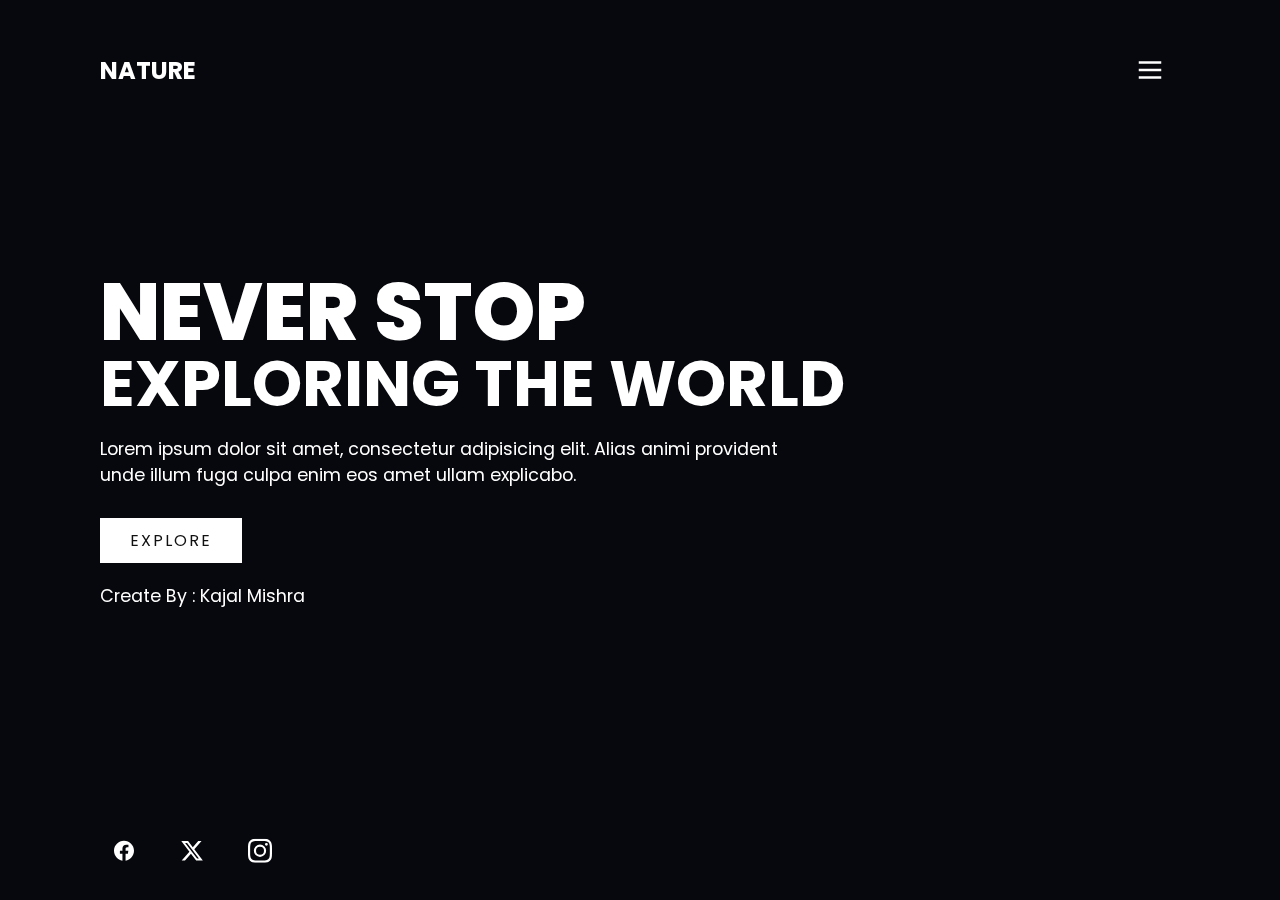
<file: background video/index.html>
<!-- Based on Create a Website With Video Background | HTML & CSS by Brad Traversy (2021)
see: https://www.youtube.com/watch?v=8MgpE2DTTKA -->

<!DOCTYPE html>
<html lang="en">
  <head>
    <meta charset="UTF-8" />
    <meta name="viewport" content="width=device-width, initial-scale=1.0" />
    <link rel="stylesheet" href="style.css" />
    <title>Travel Landing Page</title>
  </head>
  <body>
    <section class="showcase">
      <header>
        <h2 class="logo">Nature</h2>
        <div class="toggle"></div>
      </header>
      <video
        src="https://test-videos.co.uk/vids/bigbuckbunny/mp4/h264/360/Big_Buck_Bunny_360_10s_1MB.mp4"
        muted
        loop
        autoplay
      ></video>
      <!-- Download Video Source and host the file on your own server -->
      <!-- For example: https://www.pexels.com/video/aerial-view-of-beautiful-resort-2169880/ -->
      <div class="overlay"></div>
      <div class="text">
        <h2>Never Stop</h2>
        <h3>Exploring The World</h3>
        <p>
          Lorem ipsum dolor sit amet, consectetur adipisicing elit. Alias animi
          provident unde illum fuga culpa enim eos amet ullam explicabo.
        </p>
        <a href="#">Explore</a>

        <p>Create By : Kajal Mishra</p>
      </div>
      <ul class="social">
        <li>
          <a href="#">
            <svg
              xmlns="http://www.w3.org/2000/svg"
              width="48"
              height="48"
              viewBox="0 0 24 24"
            >
              <path
                d="M12.001 2.002c-5.522 0-9.999 4.477-9.999 9.999 0 4.99 3.656 9.126 8.437 9.879v-6.988h-2.54v-2.891h2.54V9.798c0-2.508 1.493-3.891 3.776-3.891 1.094 0 2.24.195 2.24.195v2.459h-1.264c-1.24 0-1.628.772-1.628 1.563v1.875h2.771l-.443 2.891h-2.328v6.988C18.344 21.129 22 16.992 22 12.001c0-5.522-4.477-9.999-9.999-9.999z"
              />
            </svg>
          </a>
        </li>
        <li>
          <a href="#">
            <svg
              xmlns="http://www.w3.org/2000/svg"
              width="48"
              height="48"
              viewBox="0 0 24 24"
            >
              <path
                d="M18.244 2.25h3.308l-7.227 8.26 8.502 11.24H16.17l-5.214-6.817L4.99 21.75H1.68l7.73-8.835L1.254 2.25H8.08l4.713 6.231zm-1.161 17.52h1.833L7.084 4.126H5.117z"
              />
            </svg>
          </a>
        </li>
        <li>
          <a href="#">
            <svg
              xmlns="http://www.w3.org/2000/svg"
              width="48"
              height="48"
              viewBox="0 0 24 24"
            >
              <path
                d="M12 2.163c3.204 0 3.584.012 4.85.07 3.252.148 4.771 1.691 4.919 4.919.058 1.265.069 1.645.069 4.849 0 3.205-.012 3.584-.069 4.849-.149 3.225-1.664 4.771-4.919 4.919-1.266.058-1.644.07-4.85.07-3.204 0-3.584-.012-4.849-.07-3.26-.149-4.771-1.699-4.919-4.92-.058-1.265-.07-1.644-.07-4.849 0-3.204.013-3.583.07-4.849.149-3.227 1.664-4.771 4.919-4.919 1.266-.057 1.645-.069 4.849-.069zM12 0C8.741 0 8.333.014 7.053.072 2.695.272.273 2.69.073 7.052.014 8.333 0 8.741 0 12c0 3.259.014 3.668.072 4.948.2 4.358 2.618 6.78 6.98 6.98C8.333 23.986 8.741 24 12 24c3.259 0 3.668-.014 4.948-.072 4.354-.2 6.782-2.618 6.979-6.98.059-1.28.073-1.689.073-4.948 0-3.259-.014-3.667-.072-4.947-.196-4.354-2.617-6.78-6.979-6.98C15.668.014 15.259 0 12 0zm0 5.838a6.162 6.162 0 100 12.324 6.162 6.162 0 000-12.324zM12 16a4 4 0 110-8 4 4 0 010 8zm6.406-11.845a1.44 1.44 0 100 2.881 1.44 1.44 0 000-2.881z"
              />
            </svg>
          </a>
        </li>
      </ul>
    </section>
    <div class="menu">
      <ul>
        <li><a href="#">Home</a></li>
        <li><a href="#">News</a></li>
        <li><a href="#">Destination</a></li>
        <li><a href="#">Blog</a></li>
        <li><a href="#">Contact</a></li>
      </ul>
    </div>
    <script src="script.js"></script>
  </body>
</html>
</file>
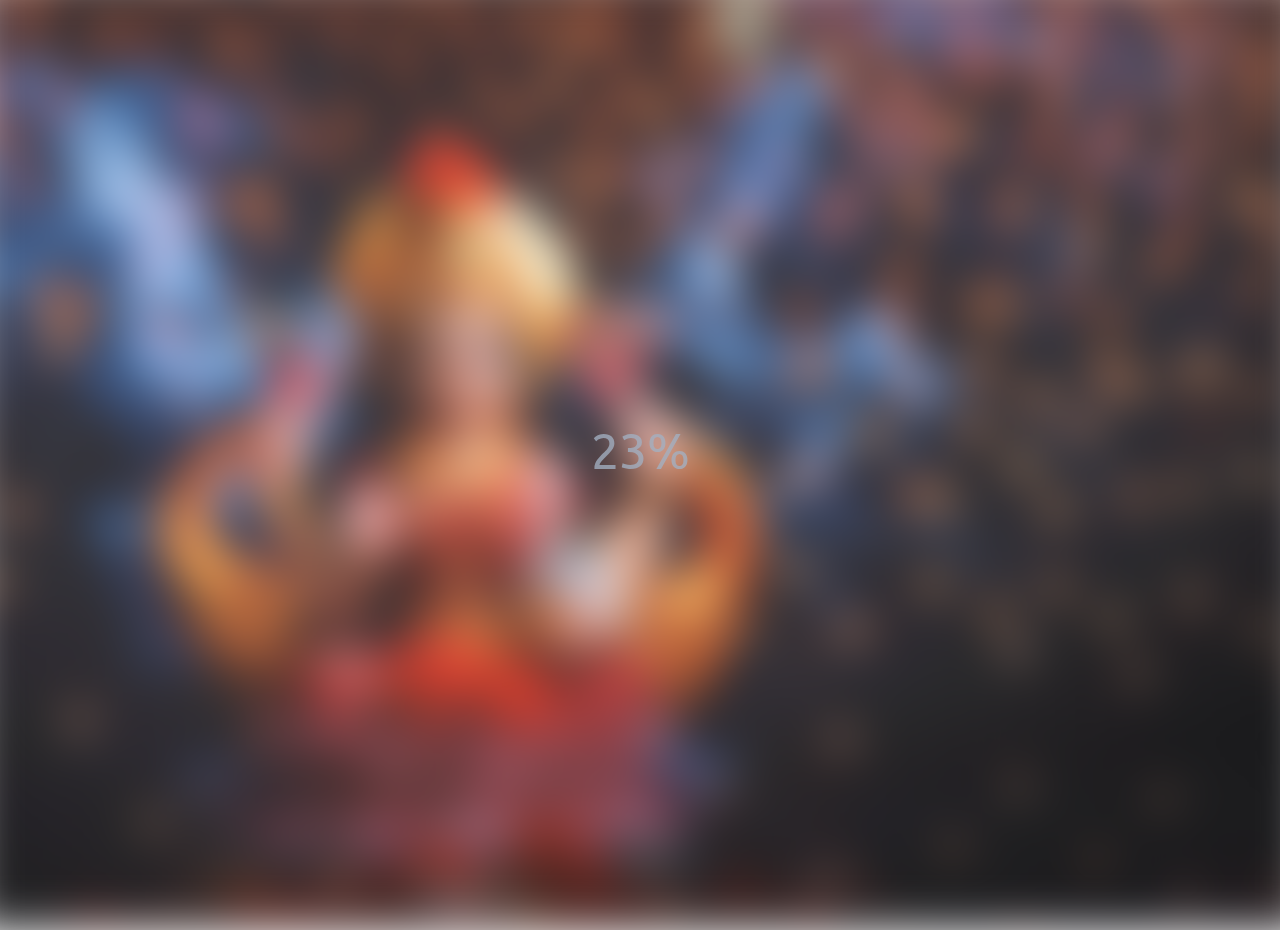
<file: blury image/index.html>
<!DOCTYPE html>
<html lang="en">
<head>
    <meta charset="UTF-8">
    <meta name="viewport" content="width=device-width, initial-scale=1.0">
    <title>Blury Image </title>
    <link rel="stylesheet" href="./style.css">
</head>
<body>
    <section class="bg"></section>
    <div class="loading-text">0%</div>
    <script src="./script.js"></script>
</body>
</html>
</file>
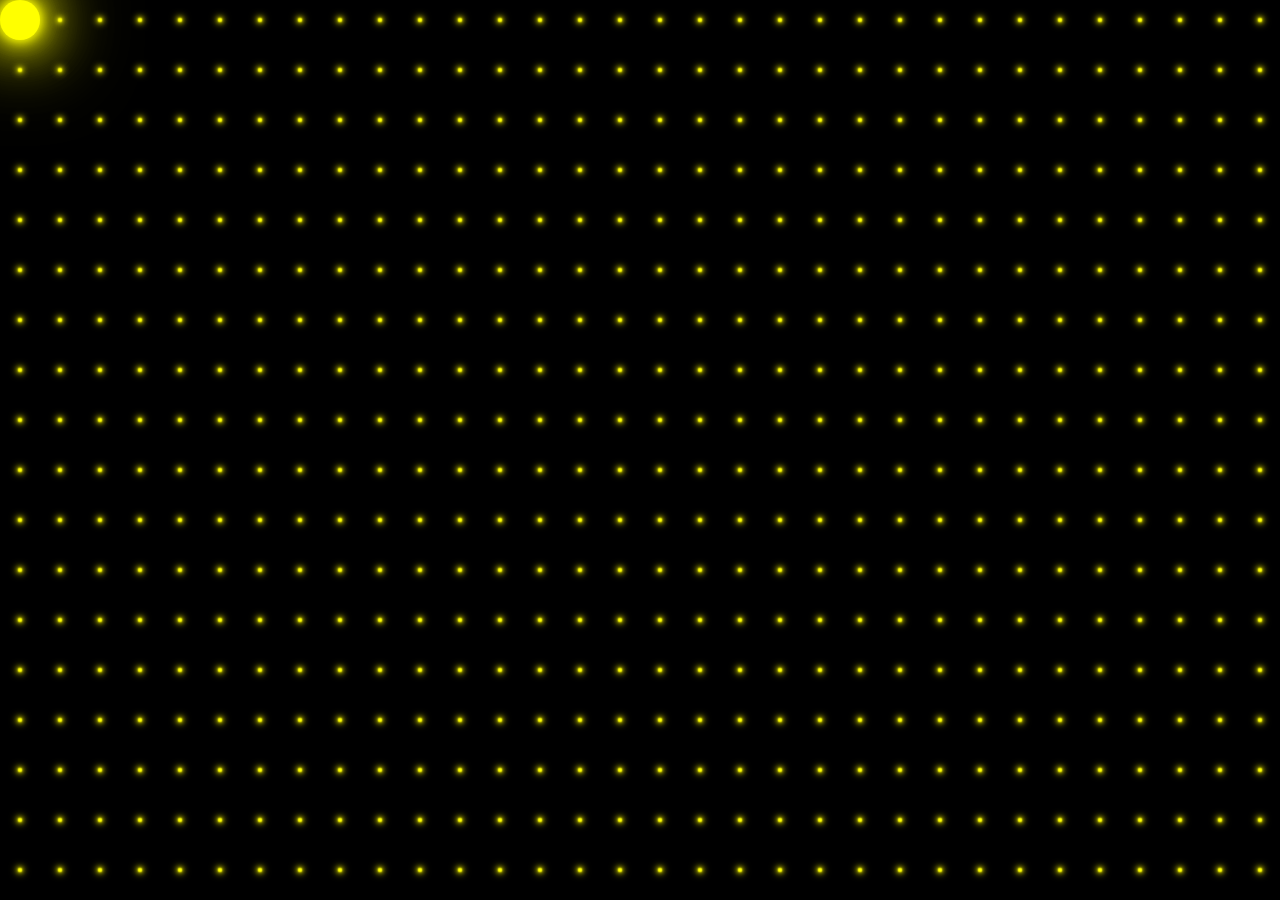
<file: Cursor Background Hover Effects/INDEX.HTML>
<!DOCTYPE html>
<html lang="en">
  <head>
    <meta charset="UTF-8" />
    <meta name="viewport" content="width=device-width, initial-scale=1.0" />
    <title>Cursor Background Hover Effects</title>
    <link rel="stylesheet" type="text/css" href="index.css" />
  </head>
  <body>
    <section>
      <span></span>
      <span></span>
      <span></span>
      <span></span>
      <span></span>
      <span></span>
      <span></span>
      <span></span>
      <span></span>
      <span></span>
      <span></span>
      <span></span>
      <span></span>
      <span></span>
      <span></span>
      <span></span>
      <span></span>
      <span></span>
      <span></span>
      <span></span>
      <span></span>
      <span></span>
      <span></span>
      <span></span>
      <span></span>
      <span></span>
      <span></span>
      <span></span>
      <span></span>
      <span></span>
      <span></span>
      <span></span>
      <span></span>
      <span></span>
      <span></span>
      <span></span>
      <span></span>
      <span></span>
      <span></span>
      <span></span>
      <span></span>
      <span></span>
      <span></span>
      <span></span>
      <span></span>
      <span></span>
      <span></span>
      <span></span>
      <span></span>
      <span></span>
      <span></span>
      <span></span>
      <span></span>
      <span></span>
      <span></span>
      <span></span>
      <span></span>
      <span></span>
      <span></span>
      <span></span>
      <span></span>
      <span></span>
      <span></span>
      <span></span>
      <span></span>
      <span></span>
      <span></span>
      <span></span>
      <span></span>
      <span></span>
      <span></span>
      <span></span>
      <span></span>
      <span></span>
      <span></span>
      <span></span>
      <span></span>
      <span></span>
      <span></span>
      <span></span>
      <span></span>
      <span></span>
      <span></span>
      <span></span>
      <span></span>
      <span></span>
      <span></span>
      <span></span>
      <span></span>
      <span></span>
      <span></span>
      <span></span>
      <span></span>
      <span></span>
      <span></span>
      <span></span>
      <span></span>
      <span></span>
      <span></span>
      <span></span>
      <span></span>
      <span></span>
      <span></span>
      <span></span>
      <span></span>
      <span></span>
      <span></span>
      <span></span>
      <span></span>
      <span></span>
      <span></span>
      <span></span>
      <span></span>
      <span></span>
      <span></span>
      <span></span>
      <span></span>
      <span></span>
      <span></span>
      <span></span>
      <span></span>
      <span></span>
      <span></span>
      <span></span>
      <span></span>
      <span></span>
      <span></span>
      <span></span>
      <span></span>
      <span></span>
      <span></span>
      <span></span>
      <span></span>
      <span></span>
      <span></span>
      <span></span>
      <span></span>
      <span></span>
      <span></span>
      <span></span>
      <span></span>
      <span></span>
      <span></span>
      <span></span>
      <span></span>
      <span></span>
      <span></span>
      <span></span>
      <span></span>
      <span></span>
      <span></span>
      <span></span>
      <span></span>
      <span></span>
      <span></span>
      <span></span>
      <span></span>
      <span></span>
      <span></span>
      <span></span>
      <span></span>
      <span></span>
      <span></span>
      <span></span>
      <span></span>
      <span></span>
      <span></span>
      <span></span>
      <span></span>
      <span></span>
      <span></span>
      <span></span>
      <span></span>
      <span></span>
      <span></span>
      <span></span>
      <span></span>
      <span></span>
      <span></span>
      <span></span>
      <span></span>
      <span></span>
      <span></span>
      <span></span>
      <span></span>
      <span></span>
      <span></span>
      <span></span>
      <span></span>
      <span></span>
      <span></span>
      <span></span>
      <span></span>
      <span></span>
      <span></span>
      <span></span>
      <span></span>
      <span></span>
      <span></span>
      <span></span>
      <span></span>
      <span></span>
      <span></span>
      <span></span>
      <span></span>
      <span></span>
      <span></span>
      <span></span>
      <span></span>
      <span></span>
      <span></span>
      <span></span>
      <span></span>
      <span></span>
      <span></span>
      <span></span>
      <span></span>
      <span></span>
      <span></span>
      <span></span>
      <span></span>
      <span></span>
      <span></span>
      <span></span>
      <span></span>
      <span></span>
      <span></span>
      <span></span>
      <span></span>
      <span></span>
      <span></span>
      <span></span>
      <span></span>
      <span></span>
      <span></span>
      <span></span>
      <span></span>
      <span></span>
      <span></span>
      <span></span>
      <span></span>
      <span></span>
      <span></span>
      <span></span>
      <span></span>
      <span></span>
      <span></span>
      <span></span>
      <span></span>
      <span></span>
      <span></span>
      <span></span>
      <span></span>
      <span></span>
      <span></span>
      <span></span>
      <span></span>
      <span></span>
      <span></span>
      <span></span>
      <span></span>
      <span></span>
      <span></span>
      <span></span>
      <span></span>
      <span></span>
      <span></span>
      <span></span>
      <span></span>
      <span></span>
      <span></span>
      <span></span>
      <span></span>
      <span></span>
      <span></span>
      <span></span>
      <span></span>
      <span></span>
      <span></span>
      <span></span>
      <span></span>
      <span></span>
      <span></span>
      <span></span>
      <span></span>
      <span></span>
      <span></span>
      <span></span>
      <span></span>
      <span></span>
      <span></span>
      <span></span>
      <span></span>
      <span></span>
      <span></span>
      <span></span>
      <span></span>
      <span></span>
      <span></span>
      <span></span>
      <span></span>
      <span></span>
      <span></span>
      <span></span>
      <span></span>
      <span></span>
      <span></span>
      <span></span>
      <span></span>
      <span></span>
      <span></span>
      <span></span>
      <span></span>
      <span></span>
      <span></span>
      <span></span>
      <span></span>
      <span></span>
      <span></span>
      <span></span>
      <span></span>
      <span></span>
      <span></span>
      <span></span>
      <span></span>
      <span></span>
      <span></span>
      <span></span>
      <span></span>
      <span></span>
      <span></span>
      <span></span>
      <span></span>
      <span></span>
      <span></span>
      <span></span>
      <span></span>
      <span></span>
      <span></span>
      <span></span>
      <span></span>
      <span></span>
      <span></span>
      <span></span>
      <span></span>
      <span></span>
      <span></span>
      <span></span>
      <span></span>
      <span></span>
      <span></span>
      <span></span>
      <span></span>
      <span></span>
      <span></span>
      <span></span>
      <span></span>
      <span></span>
      <span></span>
      <span></span>
      <span></span>
      <span></span>
      <span></span>
      <span></span>
      <span></span>
      <span></span>
      <span></span>
      <span></span>
      <span></span>
      <span></span>
      <span></span>
      <span></span>
      <span></span>
      <span></span>
      <span></span>
      <span></span>
      <span></span>
      <span></span>
      <span></span>
      <span></span>
      <span></span>
      <span></span>
      <span></span>
      <span></span>
      <span></span>
      <span></span>
      <span></span>
      <span></span>
      <span></span>
      <span></span>
      <span></span>
      <span></span>
      <span></span>
      <span></span>
      <span></span>
      <span></span>
      <span></span>
      <span></span>
      <span></span>
      <span></span>
      <span></span>
      <span></span>
      <span></span>
      <span></span>
      <span></span>
      <span></span>
      <span></span>
      <span></span>
      <span></span>
      <span></span>
      <span></span>
      <span></span>
      <span></span>
      <span></span>
      <span></span>
      <span></span>
      <span></span>
      <span></span>
      <span></span>
      <span></span>
      <span></span>
      <span></span>
      <span></span>
      <span></span>
      <span></span>
      <span></span>
      <span></span>
      <span></span>
      <span></span>
      <span></span>
      <span></span>
      <span></span>
      <span></span>
      <span></span>
      <span></span>
      <span></span>
      <span></span>
      <span></span>
      <span></span>
      <span></span>
      <span></span>
      <span></span>
      <span></span>
      <span></span>
      <span></span>
      <span></span>
      <span></span>
      <span></span>
      <span></span>
      <span></span>
      <span></span>
      <span></span>
      <span></span>
      <span></span>
      <span></span>
      <span></span>
      <span></span>
      <span></span>
      <span></span>
      <span></span>
      <span></span>
      <span></span>
      <span></span>
      <span></span>
      <span></span>
      <span></span>
      <span></span>
      <span></span>
      <span></span>
      <span></span>
      <span></span>
      <span></span>
      <span></span>
      <span></span>
      <span></span>
      <span></span>
      <span></span>
      <span></span>
      <span></span>
      <span></span>
      <span></span>
      <span></span>
      <span></span>
      <span></span>
      <span></span>
      <span></span>
      <span></span>
      <span></span>
      <span></span>
      <span></span>
      <span></span>
      <span></span>
      <span></span>
      <span></span>
      <span></span>
      <span></span>
      <span></span>
      <span></span>
      <span></span>
      <span></span>
      <span></span>
      <span></span>
      <span></span>
      <span></span>
      <span></span>
      <span></span>
      <span></span>
      <span></span>
      <span></span>
      <span></span>
      <span></span>
      <span></span>
      <span></span>
      <span></span>
      <span></span>
      <span></span>
      <span></span>
      <span></span>
      <span></span>
      <span></span>
      <span></span>
      <span></span>
      <span></span>
      <span></span>
      <span></span>
      <span></span>
      <span></span>
      <span></span>
      <span></span>
      <span></span>
      <span></span>
      <span></span>
      <span></span>
      <span></span>
      <span></span>
      <span></span>
      <span></span>
      <span></span>
      <span></span>
      <span></span>
      <span></span>
      <span></span>
      <span></span>
      <span></span>
      <span></span>
      <span></span>
      <span></span>
      <span></span>
      <span></span>
      <span></span>
      <span></span>
      <span></span>
      <span></span>
      <span></span>
      <span></span>
      <span></span>
      <span></span>
      <span></span>
      <span></span>
      <span></span>
      <span></span>
      <span></span>
      <span></span>
      <span></span>
      <span></span>
      <span></span>
      <span></span>
      <span></span>
      <span></span>
      <span></span>
      <span></span>
      <span></span>
      <span></span>
      <span></span>
      <span></span>
      <span></span>
    </section>
  </body>
</html>
</file>
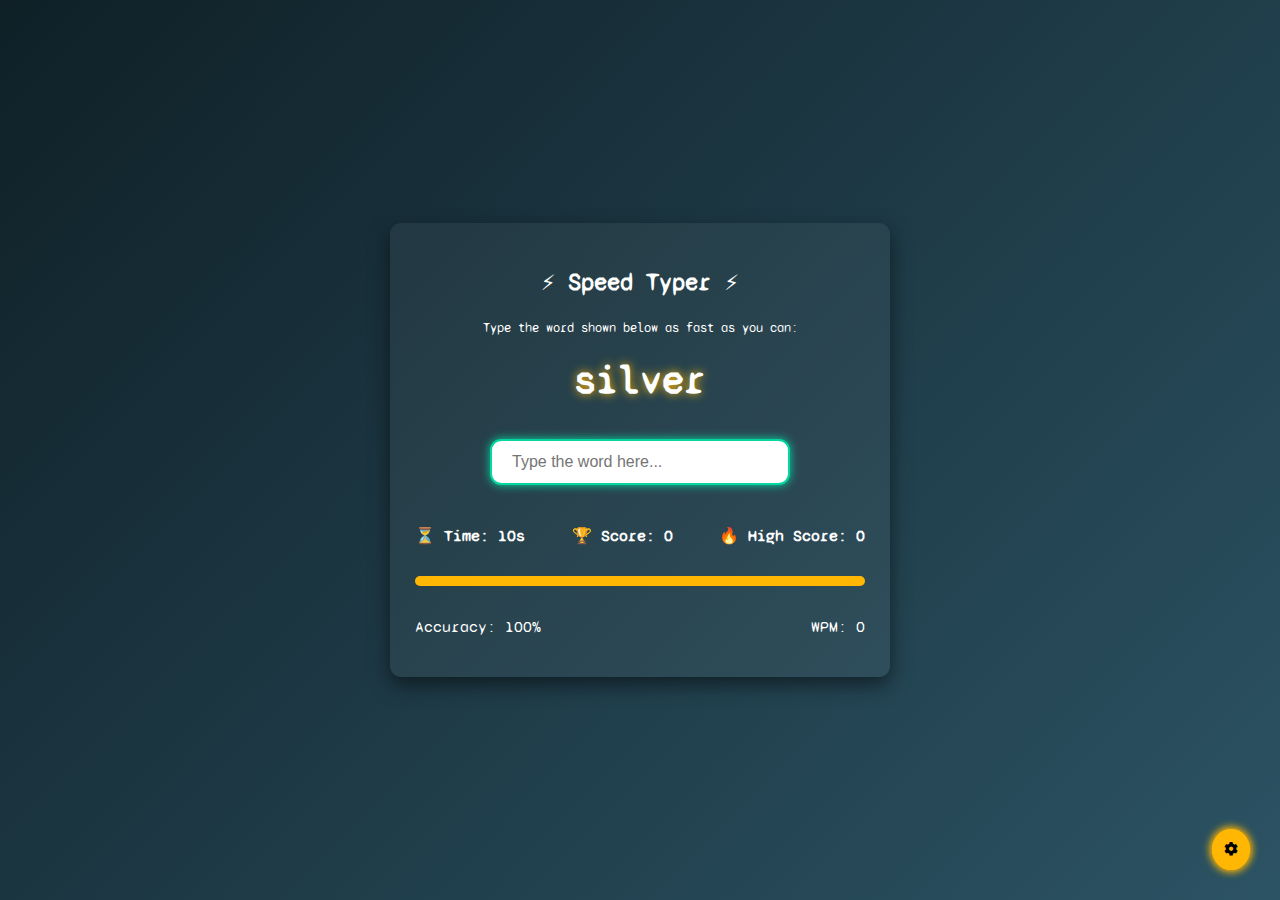
<file: speed type/index.html>
<!DOCTYPE html>
<html lang="en">
  <head>
    <meta charset="UTF-8" />
    <meta name="viewport" content="width=device-width, initial-scale=1.0" />
    <link
      rel="stylesheet"
      href="https://cdnjs.cloudflare.com/ajax/libs/font-awesome/5.15.1/css/all.min.css"
    />
    <link rel="stylesheet" href="style.css" />
    <title>Speed Typer</title>
  </head>
  <body>
      <!-- Loader -->
  <div id="loader">
    <div class="spinner"></div>
    <p>Loading...</p>
  </div>

  <!-- Your existing game content -->
  <button id="settings-btn" class="settings-btn">
    <i class="fas fa-cog"></i>
  </button>
    <button id="settings-btn" class="settings-btn">
      <i class="fas fa-cog"></i>
    </button>

    <div class="settings" id="settings">
      <form id="settings-form">
        <label for="difficulty">Difficulty</label>
        <select id="difficulty">
          <option value="easy">Easy</option>
          <option value="medium">Medium</option>
          <option value="hard">Hard</option>
        </select>
      </form>
    </div>

    <div class="container">
      <h2>⚡ Speed Typer ⚡</h2>
      <small>Type the word shown below as fast as you can:</small>
      <h1 id="word"></h1>

      <input
        type="text"
        id="text"
        autocomplete="off"
        placeholder="Type the word here..."
      />

      <div class="stats">
        <p class="time-container">⏳ Time: <span id="time">10s</span></p>
        <p class="score-container">🏆 Score: <span id="score">0</span></p>
        <p class="highscore-container">🔥 High Score: <span id="highscore">0</span></p>
      </div>

      <div class="progress-bar">
        <div id="progress"></div>
      </div>

      <div class="extra-stats">
        <p>Accuracy: <span id="accuracy">100%</span></p>
        <p>WPM: <span id="wpm">0</span></p>
      </div>

      <div id="end-game-container" class="end-game-container"></div>
    </div>

    <script src="script.js"></script>
  </body>
</html>
</file>
<file: background video/style.css>
@import url("https://fonts.googleapis.com/css?family=Poppins:200,300,400,500,600,700,800,900&display=swap");

:root {
  --overlay-color: #31385c;
  --menu-icon: url("data:image/svg+xml,%3Csvg xmlns='http://www.w3.org/2000/svg' viewBox='0 0 24 24' fill='none' stroke='white' stroke-width='2'%3E%3Cline x1='3' y1='12' x2='21' y2='12'%3E%3C/line%3E%3Cline x1='3' y1='6' x2='21' y2='6'%3E%3C/line%3E%3Cline x1='3' y1='18' x2='21' y2='18'%3E%3C/line%3E%3C/svg%3E");
  --close-icon: url("data:image/svg+xml,%3Csvg xmlns='http://www.w3.org/2000/svg' viewBox='0 0 24 24' fill='none' stroke='white' stroke-width='2'%3E%3Cline x1='18' y1='6' x2='6' y2='18'%3E%3C/line%3E%3Cline x1='6' y1='6' x2='18' y2='18'%3E%3C/line%3E%3C/svg%3E");
}

* {
  margin: 0;
  padding: 0;
  box-sizing: border-box;
  font-family: "Poppins", sans-serif;
}

.showcase {
  position: absolute;
  right: 0;
  width: 100%;
  min-height: 100vh;
  padding: 100px;
  display: flex;
  justify-content: space-between;
  align-items: center;
  background: #111;
  color: #fff;
  transition: 0.5s;
  z-index: 2;
}

.showcase.active {
  right: 300px;
}

.showcase header {
  position: absolute;
  top: 0;
  left: 0;
  width: 100%;
  padding: 40px 100px;
  z-index: 1000;
  display: flex;
  justify-content: space-between;
  align-items: center;
}

.logo {
  text-transform: uppercase;
  cursor: pointer;
}

.toggle {
  position: relative;
  width: 60px;
  height: 60px;
  background: var(--menu-icon);
  background-repeat: no-repeat;
  background-size: 30px;
  background-position: center;
  cursor: pointer;
}

.toggle.active {
  background: var(--close-icon);
  background-repeat: no-repeat;
  background-size: 25px;
  background-position: center;
  cursor: pointer;
}

.showcase video {
  position: absolute;
  top: 0;
  left: 0;
  width: 100%;
  min-height: 100vh;
  object-fit: cover;
  opacity: 0.8;
}

.overlay {
  position: absolute;
  top: 0;
  left: 0;
  width: 100%;
  height: 100%;
  background: var(--overlay-color);
  mix-blend-mode: overlay;
}

.text {
  position: relative;
  z-index: 10;
}

.text h2 {
  font-size: 5em;
  font-weight: 800;
  line-height: 1em;
  text-transform: uppercase;
}

.text h3 {
  font-size: 4em;
  font-weight: 700;
  line-height: 1em;
  text-transform: uppercase;
}

.text p {
  font-size: 1.1em;
  font-weight: 400;
  margin: 20px 0;
  max-width: 700px;
}

.text a {
  display: inline-block;
  font-size: 1em;
  background: #fff;
  padding: 10px 30px;
  text-decoration: none;
  color: #111;
  margin-top: 10px;
  text-transform: uppercase;
  letter-spacing: 2px;
  transition: 0.2s;
}

.text a:hover {
  letter-spacing: 6px;
}

.social {
  position: absolute;
  bottom: 20px;
  z-index: 10;
  display: flex;
  justify-content: center;
  align-items: center;
}

.social li {
  list-style: none;
}

.social li a {
  display: inline-block;
  filter: invert(1);
  margin-right: 20px;
  transform: scale(0.5);
  transition: 0.5s;
}

.social li a:hover {
  transform: scale(0.5) translateY(-15px);
}

.menu {
  position: absolute;
  top: 0;
  right: 0;
  width: 300px;
  height: 100%;
  display: flex;
  align-items: center;
  justify-content: center;
}

.menu ul {
  position: relative;
  list-style: none;
}

.menu ul li a {
  text-decoration: none;
  font-size: 24px;
  color: #111;
}

.menu ul li a:hover {
  color: var(--overlay-color);
}

@media (max-width: 800px) {
  .showcase,
  .showcase header {
    padding: 40px;
  }

  .text h2 {
    font-size: 3em;
  }

  .text h3 {
    font-size: 2em;
  }
}
</file>
<file: blury image/style.css>
@import url("https://fonts.googleapis.com/css2?family=Ubuntu&display=swap");

* {
  box-sizing: border-box;
}

body {
  font-family: "Ubuntu", sans-serif;
  display: flex;
  align-items: center;
  justify-content: center;
  height: 100vh;
  overflow: hidden;
  margin: 0;
}

.bg {
  background: url("./devi.png")
    no-repeat center center / cover;
  position: absolute;
  top: -30px;
  left: -30px;
  width: calc(100vw + 60px);
  height: calc(100vh + 60px);
  z-index: -1;
  filter: blur(0px);
}

.loading-text {
  font-size: 50px;
  color: #a3b1c3;
}
</file>
<file: Cursor Background Hover Effects/index.css>
* {
    margin: 0;
    padding: 0;
    box-sizing: border-box;
  }
  
  section {
    position: relative;
    width: 100%;
    height: 100vh;
    background: #000;
    display: flex;
    flex-wrap: wrap;
    overflow: hidden;
    cursor: none;
    animation: colorChange 1s linear infinite;
  }
  
  @keyframes colorChange {
    0% {
      filter: hue-rotate(0deg);
    }
    100% {
      filter: hue-rotate(360deg);
    }
  }
  
  span {
    position: inherit;
    width: 40px;
    height: 40px;
    display: block;
  }
  
  span::before {
    content: "";
    position: absolute;
    top: 0;
    left: 0;
    width: 100%;
    height: 100%;
    background: yellow;
    transform: scale(0.1);
    border-radius: 50%;
    pointer-events: none;
    transition: 1s;
    box-shadow: 0 0 10px yellow, 0 0 20px yellow, 0 0 40px yellow, 0 0 60px yellow,
      0 0 80px yellow, 0 0 100px yellow;
  }
  
  span:hover::before {
    transform: scale(1);
    transition: 0s;
  }
</file>
<file: speed type/style.css>
@import url('https://fonts.googleapis.com/css2?family=Syne+Mono&display=swap');


/* Loader Styles */
#loader {
  position: fixed;
  top: 0;
  left: 0;
  width: 100%;
  height: 100%;
  background: linear-gradient(135deg, #0f2027, #203a43, #2c5364);
  display: flex;
  flex-direction: column;
  align-items: center;
  justify-content: center;
  z-index: 9999;
  color: white;
  font-size: 18px;
  letter-spacing: 1px;
}

.spinner {
  width: 60px;
  height: 60px;
  border: 6px solid rgba(255, 255, 255, 0.3);
  border-top: 6px solid #ffb703;
  border-radius: 50%;
  animation: spin 1s linear infinite;
  margin-bottom: 15px;
}

@keyframes spin {
  100% {
    transform: rotate(360deg);
  }
}

/* Main Styles */
:root {
  --primary-color: #0f2027;
  --secondary-color: #203a43;
  --gradient-color: #2c5364;
  --text-color: #ffffff;
  --accent-color: #ffb703;
  --danger-color: #ff4c4c;
  --success-color: #06d6a0;
  --border-radius: 0.7rem;
}

* {
  box-sizing: border-box;
}

body {
  background: linear-gradient(135deg, var(--primary-color), var(--gradient-color));
  font-family: "Syne Mono", monospace;
  display: flex;
  align-items: center;
  justify-content: center;
  min-height: 100vh;
  margin: 0;
  color: var(--text-color);
}

button {
  cursor: pointer;
  font-size: 14px;
  font-family: inherit;
  border-radius: var(--border-radius);
  padding: 10px 20px;
  border: none;
  transition: 0.3s;
}

button:hover {
  background: var(--accent-color);
  color: #000;
  transform: scale(1.05);
}

.settings-btn {
  position: absolute;
  bottom: 30px;
  right: 30px;
  background: var(--accent-color);
  border-radius: 50%;
  padding: 12px;
  box-shadow: 0 0 10px var(--accent-color);
}

.settings {
  position: absolute;
  top: 0;
  left: 0;
  width: 100%;
  background: rgba(0,0,0,0.8);
  height: 70px;
  display: flex;
  align-items: center;
  justify-content: center;
  transform: translateY(-100%);
  transition: transform 0.3s ease-in-out;
}

.settings.show {
  transform: translateY(0);
}

.container {
  background: rgba(255, 255, 255, 0.05);
  padding: 25px;
  border-radius: var(--border-radius);
  box-shadow: 0 8px 20px rgba(0,0,0,0.5);
  text-align: center;
  width: 500px;
  max-width: 95vw;
  animation: fadeIn 0.8s ease-in-out;
}

h1 {
  margin: 20px 0;
  font-size: 2.5rem;
  text-shadow: 0 0 10px var(--accent-color);
}

input {
  border: 2px solid var(--accent-color);
  border-radius: var(--border-radius);
  font-size: 16px;
  width: 300px;
  padding: 12px 20px;
  margin: 15px 0;
  outline: none;
  transition: 0.3s;
}

input:focus {
  border-color: var(--success-color);
  box-shadow: 0 0 10px var(--success-color);
}

.stats {
  display: flex;
  justify-content: space-between;
  margin: 10px 0;
  font-weight: bold;
}

.progress-bar {
  width: 100%;
  height: 10px;
  background: #444;
  border-radius: 5px;
  overflow: hidden;
  margin: 15px 0;
}

#progress {
  width: 100%;
  height: 100%;
  background: var(--accent-color);
  transition: width 1s linear;
}

.extra-stats {
  display: flex;
  justify-content: space-between;
  margin-top: 10px;
}

.end-game-container {
  background: rgba(0,0,0,0.9);
  border-radius: var(--border-radius);
  display: none;
  flex-direction: column;
  align-items: center;
  justify-content: center;
  padding: 25px;
  position: absolute;
  top: 50%;
  left: 50%;
  width: 80%;
  transform: translate(-50%, -50%);
  text-align: center;
}

.end-game-container h1 {
  color: var(--danger-color);
}

@keyframes fadeIn {
  from {opacity: 0; transform: scale(0.9);}
  to {opacity: 1; transform: scale(1);}
}
</file>
